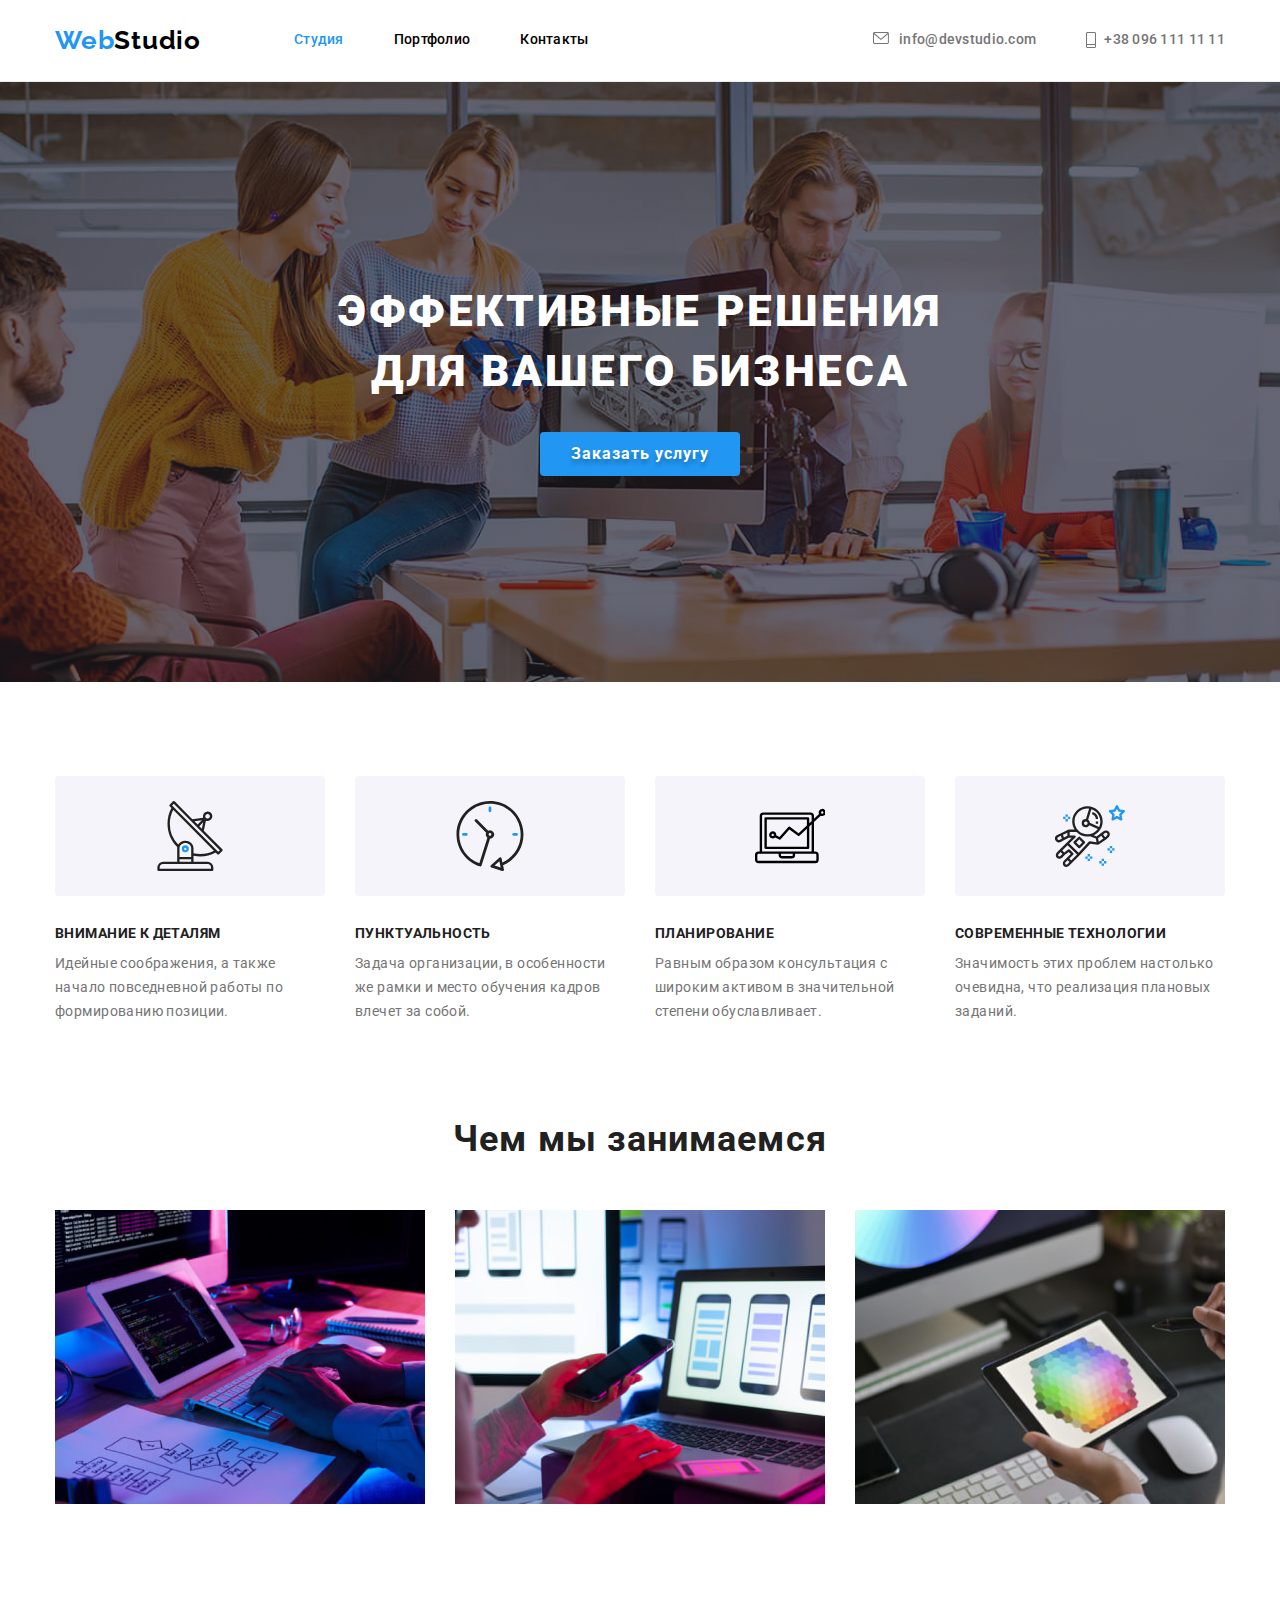
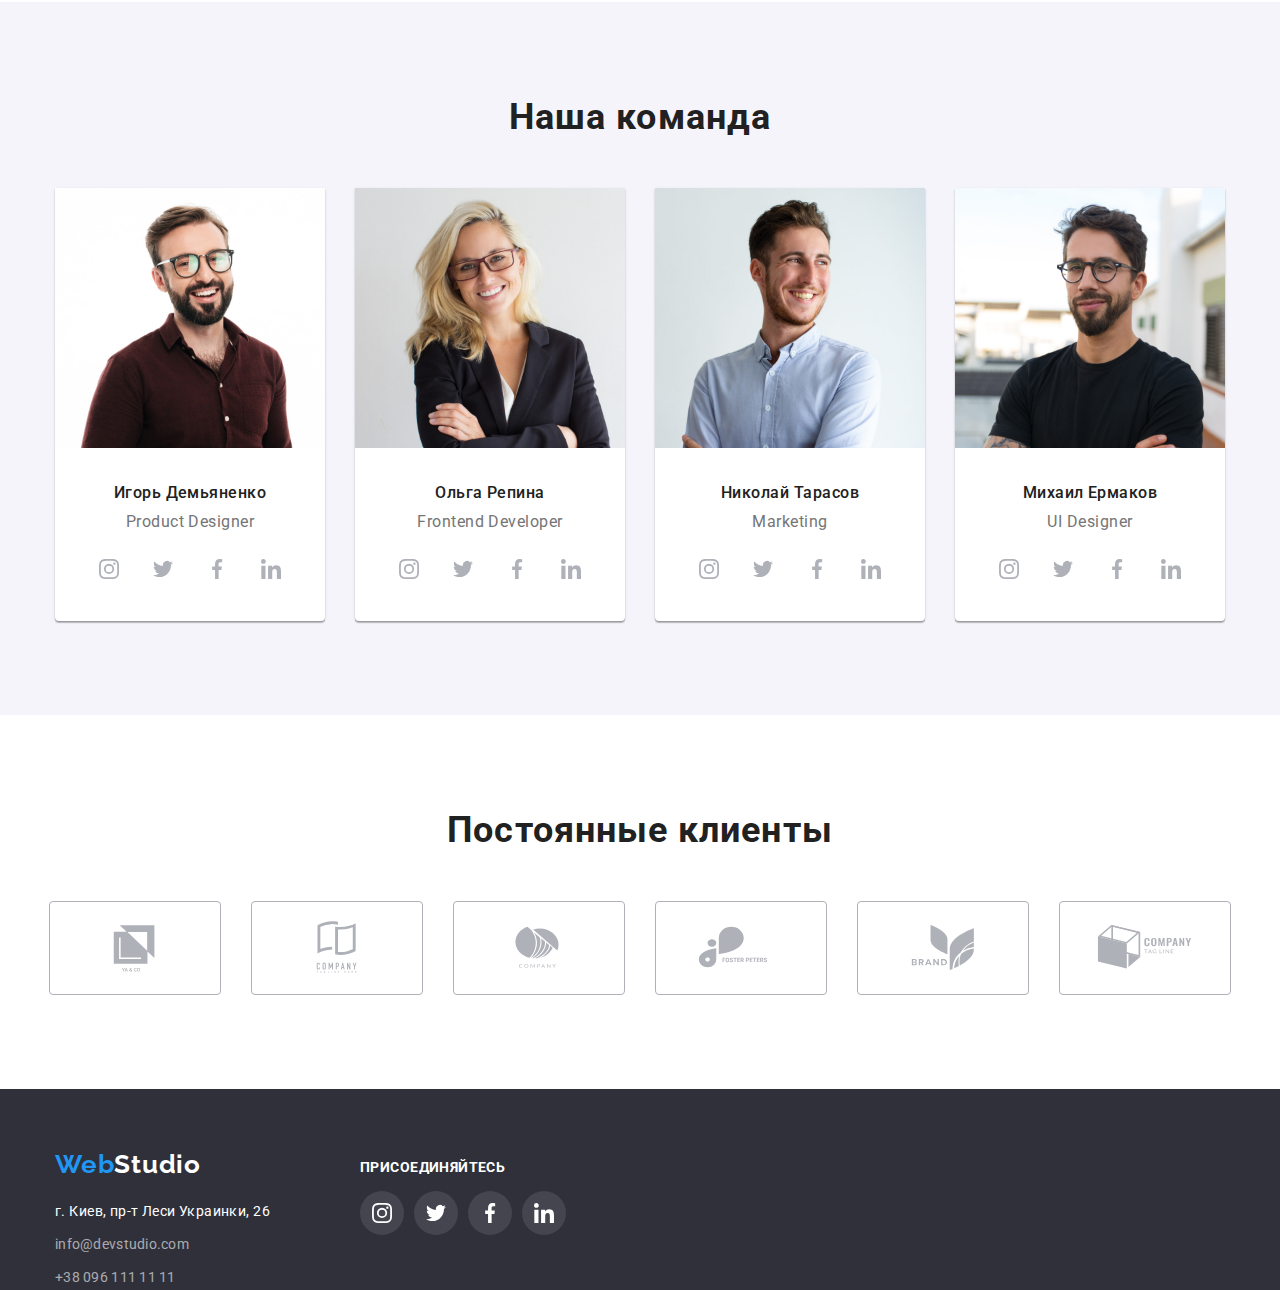
<file: index.html>
<!DOCTYPE html>
<html lang="ru">
  <head>
    <meta charset="UTF-8" />
    <meta http-equiv="X-UA-Compatible" content="IE=edge" />
    <meta name="viewport" content="width=device-width, initial-scale=1.0" />
    <title>Web Studio</title>
    <link
      rel="stylesheet"
      href="https://cdnjs.cloudflare.com/ajax/libs/modern-normalize/1.0.0/modern-normalize.min.css"
    />
    <link rel="preconnect" href="https://fonts.googleapis.com" />
    <link rel="preconnect" href="https://fonts.gstatic.com" crossorigin />
    <link
      href="https://fonts.googleapis.com/css2?family=Raleway:wght@700&family=Roboto:wght@400;500;700;900&display=swap"
      rel="stylesheet"
    />
    <link rel="stylesheet" href="./css/common.css" />
    <link rel="stylesheet" href="./css/styles.css" />
  </head>
  <body class="page">
    <!--Шапка-->

    <header class="page-header">
      <div class="header-container container">
        <nav class="main-nav">
          <a class="logo" href="./index.html">
            Web<span class="logo-color">Studio</span>
          </a>
          <ul class="header-nav list">
            <li class="item">
              <a class="link current" href="./index.html">Студия</a>
            </li>
            <li class="item">
              <a class="link" href="./portfolio.htm">Портфолио</a>
            </li>
            <li class="item">
              <a class="link" href="./contacts.htm">Контакты</a>
            </li>
          </ul>
        </nav>
        <ul class="list-address list">
          <li class="header-item item">
            <a class="mailto link" href="mailto:info@devstudio.com">
              <svg class="icon-envelope">
                <use href="./sprite.svg#icon-envelope"></use>
              </svg>
              info@devstudio.com</a
            >
          </li>
          <li class="header-item item">
            <a class="tel link" href="tel:380961111111">
              <svg class="icon-vector">
                <use href="./sprite.svg#icon-vector"></use>
              </svg>
              +38 096 111 11 11</a
            >
          </li>
        </ul>
      </div>
    </header>
    <main>
      <!--Hero-->

      <section class="hero-section">
        <div class="overlay">
          <div class="hero-container">
            <h1>Эффективные решения<br />для вашего бизнеса</h1>
            <button type="button" class="primary btn">Заказать услугу</button>
          </div>
        </div>
      </section>

      <!--Qualities-->
      <section class="section">
        <div class="container">
          <h2 class="hidden section-title">Наши качества</h2>
          <ul class="feature-list list">
            <li class="item">
              <div class="features">
                <svg class="feature-icon">
                  <use href="./sprite.svg#icon-antenna-1"></use>
                </svg>
              </div>
              <h3>Внимание к деталям</h3>
              <p>
                Идейные соображения, а также начало повседневной работы по
                формированию позиции.
              </p>
            </li>
            <li class="item">
              <div class="features">
                <svg class="feature-icon">
                  <use href="./sprite.svg#icon-clock-1"></use>
                </svg>
              </div>
              <h3>Пунктуальность</h3>
              <p>
                Задача организации, в особенности же рамки и место обучения
                кадров влечет за собой.
              </p>
            </li>
            <li class="item">
              <div class="features">
                <svg class="feature-icon">
                  <use href="./sprite.svg#icon-comp"></use>
                </svg>
              </div>
              <h3>Планирование</h3>
              <p>
                Равным образом консультация с широким активом в значительной
                степени обуславливает.
              </p>
            </li>
            <li class="item">
              <div class="features">
                <svg class="feature-icon">
                  <use href="./sprite.svg#icon-astronaut-1"></use>
                </svg>
              </div>
              <h3>Современные технологии</h3>
              <p>
                Значимость этих проблем настолько очевидна, что реализация
                плановых заданий.
              </p>
            </li>
          </ul>
        </div>
      </section>
      <!--Work process-->
      <section class="section no-padding">
        <div class="container">
          <h2 class="section-title">Чем мы занимаемся</h2>
          <ul class="list-pic list">
            <li class="item">
              <img
                class="work-process"
                src="./images/box1.jpg"
                alt="Рабочий процесс"
                width="370"
                height="294"
              />
            </li>
            <li class="item">
              <img
                class="work-process"
                src="./images/box2.jpg"
                alt="Веб-дизайн для смартфонов"
                width="370"
                height="294"
              />
            </li>
            <li class="item">
              <img
                class="work-process"
                src="./images/box3.jpg"
                alt="Веб-дизайн для планшетов"
                width="370"
                height="294"
              />
            </li>
          </ul>
        </div>
      </section>

      <!--Team-->
      <section class="section team">
        <div class="container team">
          <h2 class="section-title">Наша команда</h2>
          <ul class="team-list list">
            <li class="item">
              <img
                class="team-pic"
                src="./images/team-1.jpg"
                alt="Product Designer"
                width="270"
                height="260"
              />
              <div class="team-member">
                <h3>Игорь Демьяненко</h3>
                <p>Product Designer</p>
                <ul class="social-list list">
                  <li class="social-item">
                    <a
                      class="social-link link"
                      href=""
                      target="_blank"
                      rel="noopener noreferrer"
                      aria-label="иконка instagram"
                    >
                      <svg class="social-icon" width="20" height="20">
                        <use href="./sprite.svg#icon-instagram"></use>
                      </svg>
                    </a>
                  </li>
                  <li class="social-item">
                    <a
                      class="social-link link"
                      href=""
                      target="_blank"
                      rel="noopener noreferrer"
                      aria-label="иконка twitter"
                    >
                      <svg class="social-icon" width="20" height="20">
                        <use href="./sprite.svg#icon-twitter"></use>
                      </svg>
                    </a>
                  </li>
                  <li class="social-item">
                    <a
                      class="social-link link"
                      href=""
                      target="_blank"
                      rel="noopener noreferrer"
                      aria-label="иконка facebook"
                    >
                      <svg class="social-icon" width="20" height="20">
                        <use href="./sprite.svg#icon-facebook"></use>
                      </svg>
                    </a>
                  </li>
                  <li class="social-item">
                    <a
                      class="social-link link"
                      href=""
                      target="_blank"
                      rel="noopener noreferrer"
                      aria-label="иконка linkedin"
                    >
                      <svg class="social-icon" width="20" height="20">
                        <use href="./sprite.svg#icon-linkedin"></use>
                      </svg>
                    </a>
                  </li>
                </ul>
              </div>
            </li>
            <li class="item">
              <img
                class="team-pic"
                src="./images/team-2.jpg"
                alt="Frontend Developer"
                width="270"
                height="260"
              />
              <div class="team-member">
                <h3>Ольга Репина</h3>
                <p>Frontend Developer</p>
                <ul class="social-list list">
                  <li class="social-item">
                    <a
                      class="social-link link"
                      href=""
                      target="_blank"
                      rel="noopener noreferrer"
                      aria-label="иконка instagram"
                    >
                      <svg class="social-icon" width="20" height="20">
                        <use href="./sprite.svg#icon-instagram"></use>
                      </svg>
                    </a>
                  </li>
                  <li class="social-item">
                    <a
                      class="social-link link"
                      href=""
                      target="_blank"
                      rel="noopener noreferrer"
                      aria-label="иконка twitter"
                    >
                      <svg class="social-icon" width="20" height="20">
                        <use href="./sprite.svg#icon-twitter"></use>
                      </svg>
                    </a>
                  </li>
                  <li class="social-item">
                    <a
                      class="social-link link"
                      href=""
                      target="_blank"
                      rel="noopener noreferrer"
                      aria-label="иконка facebook"
                    >
                      <svg class="social-icon" width="20" height="20">
                        <use href="./sprite.svg#icon-facebook"></use>
                      </svg>
                    </a>
                  </li>
                  <li class="social-item">
                    <a
                      class="social-link link"
                      href=""
                      target="_blank"
                      rel="noopener noreferrer"
                      aria-label="иконка linkedin"
                    >
                      <svg class="social-icon" width="20" height="20">
                        <use href="./sprite.svg#icon-linkedin"></use>
                      </svg>
                    </a>
                  </li>
                </ul>
              </div>
            </li>
            <li class="item">
              <img
                class="team-pic"
                src="./images/team-3.jpg"
                alt="Marketing"
                width="270"
                height="260"
              />
              <div class="team-member">
                <h3>Николай Тарасов</h3>
                <p>Marketing</p>
                <ul class="social-list list">
                  <li class="social-item">
                    <a
                      class="social-link link"
                      href=""
                      target="_blank"
                      rel="noopener noreferrer"
                      aria-label="иконка instagram"
                    >
                      <svg class="social-icon" width="20" height="20">
                        <use href="./sprite.svg#icon-instagram"></use>
                      </svg>
                    </a>
                  </li>
                  <li class="social-item">
                    <a
                      class="social-link link"
                      href=""
                      target="_blank"
                      rel="noopener noreferrer"
                      aria-label="иконка twitter"
                    >
                      <svg class="social-icon" width="20" height="20">
                        <use href="./sprite.svg#icon-twitter"></use>
                      </svg>
                    </a>
                  </li>
                  <li class="social-item">
                    <a
                      class="social-link link"
                      href=""
                      target="_blank"
                      rel="noopener noreferrer"
                      aria-label="иконка facebook"
                    >
                      <svg class="social-icon" width="20" height="20">
                        <use href="./sprite.svg#icon-facebook"></use>
                      </svg>
                    </a>
                  </li>
                  <li class="social-item">
                    <a
                      class="social-link link"
                      href=""
                      target="_blank"
                      rel="noopener noreferrer"
                      aria-label="иконка linkedin"
                    >
                      <svg class="social-icon" width="20" height="20">
                        <use href="./sprite.svg#icon-linkedin"></use>
                      </svg>
                    </a>
                  </li>
                </ul>
              </div>
            </li>
            <li class="item">
              <img
                class="team-pic"
                src="./images/team-4.jpg"
                alt="UI Designer"
                width="270"
                height="260"
              />
              <div class="team-member">
                <h3>Михаил Ермаков</h3>
                <p>UI Designer</p>
                <ul class="social-list list">
                  <li class="social-item">
                    <a
                      class="social-link link"
                      href=""
                      target="_blank"
                      rel="noopener noreferrer"
                      aria-label="иконка instagram"
                    >
                      <svg class="social-icon" width="20" height="20">
                        <use href="./sprite.svg#icon-instagram"></use>
                      </svg>
                    </a>
                  </li>
                  <li class="social-item">
                    <a
                      class="social-link link"
                      href=""
                      target="_blank"
                      rel="noopener noreferrer"
                      aria-label="иконка twitter"
                    >
                      <svg class="social-icon" width="20" height="20">
                        <use href="./sprite.svg#icon-twitter"></use>
                      </svg>
                    </a>
                  </li>
                  <li class="social-item">
                    <a
                      class="social-link link"
                      href=""
                      target="_blank"
                      rel="noopener noreferrer"
                      aria-label="иконка facebook"
                    >
                      <svg class="social-icon" width="20" height="20">
                        <use href="./sprite.svg#icon-facebook"></use>
                      </svg>
                    </a>
                  </li>
                  <li class="social-item">
                    <a
                      class="social-link link"
                      href=""
                      target="_blank"
                      rel="noopener noreferrer"
                      aria-label="иконка linkedin"
                    >
                      <svg class="social-icon" width="20" height="20">
                        <use href="./sprite.svg#icon-linkedin"></use>
                      </svg>
                    </a>
                  </li>
                </ul>
              </div>
            </li>
          </ul>
        </div>
      </section>
      <section class="section clients">
        <div class="clients container">
          <h2 class="section-title">Постоянные клиенты</h2>
          <ul class="clients-list list">
            <li class="client-items">
              <a
                class="client-link"
                href=""
                target="_blank"
                rel="noopener noreferrer"
                aria-label="лого клиента"
                ><svg width="106" height="60">
                  <use href="./sprite.svg#icon-client-1"></use>
                </svg>
              </a>
            </li>
            <li class="client-items">
              <a
                class="client-link"
                href=""
                target="_blank"
                rel="noopener noreferrer"
                aria-label="лого клиента"
                ><svg width="106" height="60">
                  <use href="./sprite.svg#icon-client-2"></use></svg
              ></a>
            </li>
            <li class="client-items">
              <a
                class="client-link"
                href=""
                target="_blank"
                rel="noopener noreferrer"
                aria-label="лого клиента"
                ><svg width="106" height="60">
                  <use href="./sprite.svg#icon-client-3"></use></svg
              ></a>
            </li>
            <li class="client-items">
              <a
                class="client-link"
                href=""
                target="_blank"
                rel="noopener noreferrer"
                aria-label="лого клиента"
                ><svg width="106" height="60">
                  <use href="./sprite.svg#icon-client-4"></use></svg
              ></a>
            </li>
            <li class="client-items">
              <a
                class="client-link"
                href=""
                target="_blank"
                rel="noopener noreferrer"
                aria-label="лого клиента"
                ><svg width="106" height="60">
                  <use href="./sprite.svg#icon-client-5"></use></svg
              ></a>
            </li>
            <li class="client-items">
              <a
                class="client-link"
                href=""
                target="_blank"
                rel="noopener noreferrer"
                aria-label="лого клиента"
                ><svg width="106" height="60">
                  <use href="./sprite.svg#icon-client-6"></use></svg
              ></a>
            </li>
          </ul>
        </div>
      </section>
    </main>
    <!--Подвал-->
    <footer class="footer">
      <div class="footer-container">
        <div class="footer-logo">
          <a class="logo" href="./index.html">
            Web<span class="logo-color">Studio</span>
          </a>
          <address class="address">г. Киев, пр-т Леси Украинки, 26</address>
          <ul class="list-address list">
            <li class="contacts mail">
              <a class="mailto down" href="mailto:info@devstudio.com"
                >info@devstudio.com</a
              >
            </li>
            <li class="contacts tel">
              <a class="tel down" href="tel:380961111111">+38 096 111 11 11</a>
            </li>
          </ul>
        </div>
        <div class="socials-block">
          <p class="text">присоединяйтесь</p>
          <ul class="socials-footer list">
            <li class="social-footer-item">
              <a
                class="social-link-footer link"
                href=""
                target="_blank"
                rel="noopener noreferrer"
                aria-label="иконка instagram"
              >
                <svg class="social-icon" width="20" height="20">
                  <use href="./sprite.svg#icon-instagram"></use>
                </svg>
              </a>
            </li>
            <li class="social-item">
              <a
                class="social-link-footer link"
                href=""
                target="_blank"
                rel="noopener noreferrer"
                aria-label="иконка twitter"
              >
                <svg class="social-icon" width="20" height="20">
                  <use href="./sprite.svg#icon-twitter"></use>
                </svg>
              </a>
            </li>
            <li class="social-item">
              <a
                class="social-link-footer link"
                href=""
                target="_blank"
                rel="noopener noreferrer"
                aria-label="иконка facebook"
              >
                <svg class="social-icon" width="20" height="20">
                  <use href="./sprite.svg#icon-facebook"></use>
                </svg>
              </a>
            </li>
            <li class="social-item">
              <a
                class="social-link-footer link"
                href=""
                target="_blank"
                rel="noopener noreferrer"
                aria-label="иконка linkedin"
              >
                <svg class="social-icon" width="20" height="20">
                  <use href="./sprite.svg#icon-linkedin"></use>
                </svg>
              </a>
            </li>
          </ul>
        </div>
      </div>
    </footer>
  </body>
</html>
</file>
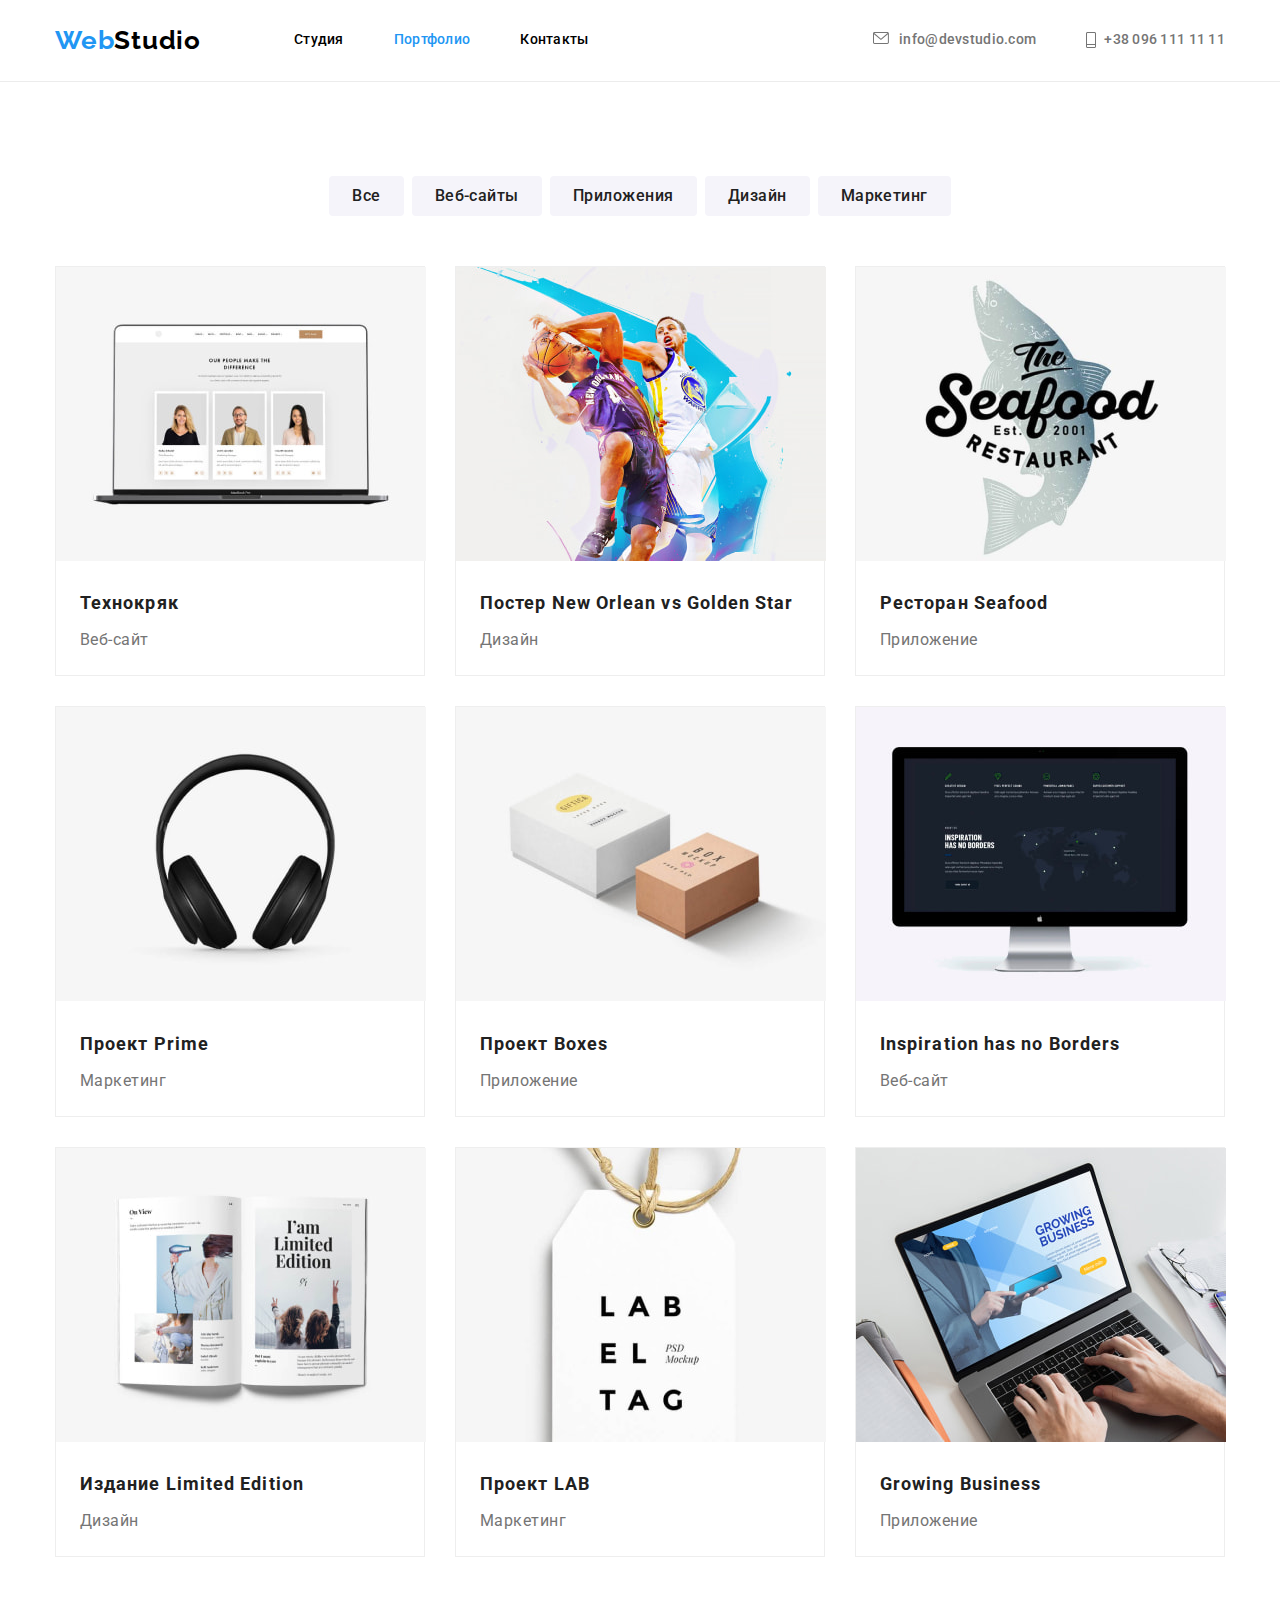
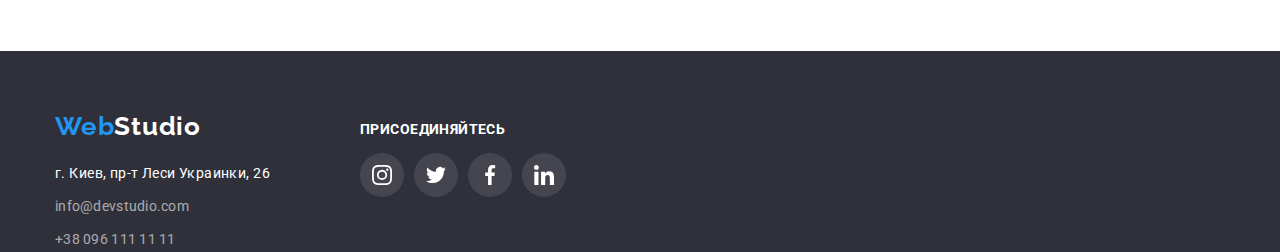
<file: portfolio.htm>
<!DOCTYPE html>
<html lang="en">
  <head>
    <meta charset="UTF-8" />
    <meta http-equiv="X-UA-Compatible" content="IE=edge" />
    <meta name="viewport" content="width=device-width, initial-scale=1.0" />
    <title>Portfolio</title>
    <link
      rel="stylesheet"
      href="https://cdnjs.cloudflare.com/ajax/libs/modern-normalize/1.0.0/modern-normalize.min.css"
    />
    <link rel="preconnect" href="https://fonts.googleapis.com" />
    <link rel="preconnect" href="https://fonts.gstatic.com" crossorigin />
    <link
      href="https://fonts.googleapis.com/css2?family=Raleway:wght@700&family=Roboto:wght@400;500;700;900&display=swap"
      rel="stylesheet"
    />
    <link rel="stylesheet" href="./css/common.css" />
    <link rel="stylesheet" href="./css/styles.css" />
  </head>
  <!--Шапка-->
  <body>
    <header class="page-header">
      <div class="header-container">
        <nav class="main-nav">
          <a class="logo" href="./index.html">
            Web<span class="logo-color">Studio</span>
          </a>
          <ul class="header-nav list">
            <li class="item">
              <a class="link" href="./index.html">Студия</a>
            </li>
            <li class="item">
              <a class="link current" href="./portfolio.htm">Портфолио</a>
            </li>
            <li class="item">
              <a class="link" href="./contacts.htm">Контакты</a>
            </li>
          </ul>
        </nav>
       <ul class="list-address list">
          <li class="item">
            <a class="mailto link" href="mailto:info@devstudio.com"
              ><svg class="icon-envelope">
                <use href="./sprite.svg#icon-envelope"></use>
              </svg>
              info@devstudio.com</a
            >
          </li>
          <li class="item"> 
            <a class="tel link" href="tel:380961111111">
              <svg class="icon-vector">
                <use href="./sprite.svg#icon-vector"></use>
              </svg>
              +38 096 111 11 11</a
            >
          </li>
        </ul>
      </div>
    </header>

    <!--Our works-->
    <main>
      <section>
        <div class="container">
          <ul class="filters list">
            <li class="item"><button type="button" class="btn">Все</button></li>
            <li class="item">
              <button type="button" class="btn">Веб-сайты</button>
            </li>
            <li class="item">
              <button type="button" class="btn">Приложения</button>
            </li>
            <li class="item">
              <button type="button" class="btn">Дизайн</button>
            </li>
            <li class="item">
              <button type="button" class="btn">Маркетинг</button>
            </li>
          </ul>
        </div>
        <div class="container">
          <h1 class="our-wokrs hidden">Наши работы</h1>

          <ul class="work-list list">
            <li class="flex-element">
              <img
                src="./images/work-1.jpg"
                alt="Технокряк"
                class="work-pic"
                width="370"
                height="294"
              />
              <div class="element-discription">
                <h2 class="work-title">Технокряк</h2>
                <p class="type-work web">Веб-сайт</p>
              </div>
            </li>
            <li class="flex-element">
              <img
                src="./images/work-2.jpg"
                alt="Постер New Orlean vs Golden Star"
                class="work-pic"
                width="370"
                height="294"
              />
              <div class="element-discription">
                <h2 class="work-title">Постер New Orlean vs Golden Star</h2>
                <p class="type-work design">Дизайн</p>
              </div>
            </li>
            <li class="flex-element">
              <img
                src="./images/work-3.jpg"
                alt="Ресторан Seafood"
                class="work-pic"
                width="370"
                height="294"
              />
              <div class="element-discription">
                <h2 class="work-title">Ресторан Seafood</h2>
                <p class="type-work app">Приложение</p>
              </div>
            </li>
            <li class="flex-element">
              <img
                src="./images/work-4.jpg"
                alt="Проект Prime"
                class="work-pic"
                width="370"
                height="294"
              />
              <div class="element-discription">
                <h2 class="work-title">Проект Prime</h2>
                <p class="type-work marketing">Маркетинг</p>
              </div>
            </li>
            <li class="flex-element">
              <img
                src="./images/work-5.jpg"
                alt="Проект Boxes"
                class="work-pic"
                width="370"
                height="294"
              />
              <div class="element-discription">
                <h2 class="work-title">Проект Boxes</h2>
                <p class="type-work app">Приложение</p>
              </div>
            </li>
            <li class="flex-element">
              <img
                src="./images/work-6.jpg"
                alt="Inspiration has no Borders"
                class="work-pic"
                width="370"
                height="294"
              />
              <div class="element-discription">
                <h2 class="work-title">Inspiration has no Borders</h2>
                <p class="type-work web">Веб-сайт</p>
              </div>
            </li>
            <li class="flex-element">
              <img
                src="./images/work-7.jpg"
                alt="Издание Limited Edition"
                class="work-pic"
                width="370"
                height="294"
              />
              <div class="element-discription">
                <h2 class="work-title">Издание Limited Edition</h2>
                <p class="type-work design">Дизайн</p>
              </div>
            </li>
            <li class="flex-element">
              <img
                src="./images/work-8.jpg"
                alt="Проект LAB"
                class="work-pic"
                width="370"
                height="294"
              />
              <div class="element-discription">
                <h2 class="work-title">Проект LAB</h2>
                <p class="type-work marketing">Маркетинг</p>
              </div>
            </li>
            <li class="flex-element">
              <img
                src="./images/work-9.jpg"
                alt="Growing Business"
                class="work-pic"
                width="370"
                height="294"
              />
              <div class="element-discription">
                <h2 class="work-title">Growing Business</h2>
                <p class="type-work app">Приложение</p>
              </div>
            </li>
          </ul>
        </div>
      </section>
    </main>
    <!--Подвал-->
    <footer class="footer">
      <div class="footer-container">
        <div class="footer-logo">
        <a class="logo" href="./index.html">
          Web<span class="logo-color">Studio</span>
        </a>
        <address class="address">г. Киев, пр-т Леси Украинки, 26</address>
        <ul class="list-address list">
          <li class="contacts mail">
            <a class="mailto down" href="mailto:info@devstudio.com"
              >info@devstudio.com</a
            >
          </li>
          <li class="contacts tel">
            <a class="tel down" href="tel:380961111111">+38 096 111 11 11</a>
          </li>
        </ul>
        </div>
        <div class="socials-block">
          <p class="text">присоединяйтесь</p>
          <ul class="socials-footer list">
            <li class="social-footer-item">
              <a
                class="social-link-footer link"
                href=""
                target="_blank"
                rel="noopener noreferrer"
                aria-label="иконка instagram"
              >
                <svg class="social-icon" width="20" height="20">
                  <use href="./sprite.svg#icon-instagram"></use>
                </svg>
              </a>
            </li>
            <li class="social-item">
              <a
                class="social-link-footer link"
                href=""
                target="_blank"
                rel="noopener noreferrer"
                aria-label="иконка twitter"
              >
                <svg class="social-icon" width="20" height="20">
                  <use href="./sprite.svg#icon-twitter"></use>
                </svg>
              </a>
            </li>
            <li class="social-item">
              <a
                class="social-link-footer link"
                href=""
                target="_blank"
                rel="noopener noreferrer"
                aria-label="иконка facebook"
              >
                <svg class="social-icon" width="20" height="20">
                  <use href="./sprite.svg#icon-facebook"></use>
                </svg>
              </a>
            </li>
            <li class="social-item">
              <a
                class="social-link-footer link"
                href=""
                target="_blank"
                rel="noopener noreferrer"
                aria-label="иконка linkedin"
              >
                <svg class="social-icon" width="20" height="20">
                  <use href="./sprite.svg#icon-linkedin"></use>
                </svg>
              </a>
            </li>
          </ul>
        </div>
      </div>
    </footer>
  </body>
</html>
</file>
<file: css/common.css>
:root {
  --primary-text-color: #212121;
  --secondary-text-color: #757575;
  --accent-color: #2196f3;
  --white-color: #ffffff;
  --black-color: #000000;
  --secondary-bgc: #2f303a;
}

/*
    color: #2F303A темно серый фон
    #ECECEC -сероватый фон
    #212121 - почти черный текст
    #000000 - чисто черный
    #2196F3 синий акцент
    #757575 - срене сперый
    #FFFFFF - белый

*/

body {
  background-color: var(--white-color);
  color: var(--primary-text-color);
  font-family: "Roboto", sans-serif;
}

.list {
  margin-top: 0;
  margin-bottom: 0;

  list-style: none;
}
h1,
h2,
h3,
p,
ul {
  margin: 0;
  padding: 0;
}

/* Header */
.page-header {
  background-color: var(--white-color);
  border-bottom: 1px solid #ececec;
}
.header-container {
  margin-left: auto;
  margin-right: auto;

  padding-left: 15px;
  padding-right: 15px;
  width: 1200px;

  justify-content: space-between;
  display: flex;
}

.main-nav {
  display: flex;
}

.page-header .logo {
  margin-top: 25px;
  margin-bottom: 25px;
  margin-right: 93px;

  color: var(--accent-color);
  text-decoration: none;
  font-weight: 700;
  font-family: "Raleway", sans-serif;
  font-size: 26px;
  line-height: 1.19;
  letter-spacing: 0.03em;
}

.logo-color {
  color: var(--black-color);
}

.header-nav.list {
  display: flex;
  align-items: center;
  margin-bottom: 0;
  margin-top: 0;

  font-style: normal;
  font-weight: 500;
  font-size: 14px;
  line-height: 1.14;
  letter-spacing: 0.02em;

  color: var(--primary-text-color);
}
.header-nav.list .item + .item {
  margin-left: 50px;
}
.list-address.list.list .item + .item {
  margin-left: 50px;
}

.header-nav .link {
  display: block;
  padding-top: 32px;
  padding-bottom: 32px;

  color: var(--black-color);
  text-decoration: none;
}

.header-nav .link.current {
  color: var(--accent-color);
}
.list-address.list {
  display: flex;
  align-items: center;
  padding-left: 0;
}
.header .list-address.list {
  padding-left: 50px;
}
.list-address.list .item {
  display: block;
  padding-top: 32px;
  padding-bottom: 32px;
}
.mailto,
.tel {
  margin-top: 0;
  margin-bottom: 0;
  /* padding-top: 20px;padding-bottom: 20px; */

  font-weight: 500;
  font-size: 14px;
  line-height: 1.14;
  letter-spacing: 0.02em;

  text-decoration: none;

  color: var(--secondary-text-color);
}
/* icons contacts */

.list-adress.item {
  display: flex;
}

.mailto,
.tel {
  display: flex;
  fill: #757575;
}

.icon-envelope{
  width: 16px;
  height: 12px;
  
  margin-right: 10px;
}

.icon-vector {
  width: 10px;
  height: 16px;
  margin-right: 8px;
}


.mailto:hover,
.mailto:focus,
.tel:hover,
.tel:focus {
  fill: var(--accent-color);
}

/* Footer */

.footer {
  background-color: var(--secondary-bgc);
}
.footer .logo-color {
  color: var(--white-color);
}
.address {
  color: var(--white-color);
  font-style: normal;
  font-size: 14px;
  line-height: 1.71;
  letter-spacing: 0.03em;
}

.mailto.down,
.tel.down {
  font-weight: 400;
  font-size: 14px;
  line-height: 1.71;

  color: rgba(255, 255, 255, 0.6);
}
.header-nav .link:hover,
.header-nav .link:focus,
.mailto:focus,
.mailto:hover,
.tel:hover,
.tel:focus,
.list-address:hover,
.list-address:focus {
  color: var(--accent-color);
}

.footer {
  padding-top: 60px;
  padding-bottom: 0px;
  display: flex;
}
.footer-container {
  display: flex;
  margin: 0 auto;
  margin-left: auto;
  margin-right: auto;

  padding-left: 15px;
  padding-right: 15px;
  width: 1200px;
}
.footer .logo {
  margin-bottom: 20px;
  display: block;
  color: var(--accent-color);
  text-decoration: none;
  font-weight: 700;
  font-family: "Raleway", sans-serif;
  font-size: 26px;
  line-height: 1.19;
  letter-spacing: 0.03em;
}

.footer .list-address.list {
  display: block;
}
.address {
  margin-bottom: 9px;
}
.contacts.mail {
  margin-bottom: 9px;
}
.socials-block {
  padding-top: 10px;
  padding-left: 90px;
}

.socials-block .text {
  display: block;
  text-transform: uppercase;
  color: #ffffff;
  font-weight: 700;
  font-size: 14px;
  line-height: 16px;
  letter-spacing: 0.03em;
}
.socials-footer {
  display: flex;
  padding-right: 0;
  padding-left: 0;
  padding-top: 16px;
  justify-content: center;
}

.social-footer-item:not(:last-child) {
  margin-right: 10px;
}
.social-link-footer {
  display: flex;
  width: 44px;
  height: 44px;
  border-radius: 50%;
  align-items: center;
  justify-content: center;
  fill: #FFFFFF;
  background-color: rgba(255, 255, 255, 10%);
}

.social-link-footer:hover,
.social-link-footer:focus {
  background-color: var(--accent-color);
  fill: white;
}
</file>
<file: css/styles.css>
/* colors for check

 .section:nth-child(odd) {
  background-color: lightgrey;
}
.section:nth-child(even) {
  background-color: teal;
}
.section {
  outline: 1px solid tomato;
}
.container {
  outline: 1px solid tomato;
}

.section-title {
  outline: 1px solid tomato;
}
.contacts {
  outline: 1px solid tomato;
}
.header-container {
  outline: 1px solid tomato;
}
.footer .container,
.header-nav.list > li {
  outline: 1px solid tomato;
}
.header-nav.list .item {
  background-color: tomato;
}
.list-address.list .link {
  background-color: tomato;
}
.flex-element {
  
  background-color: tomato;
  outline: 1px solid tomato;
} 
.features {

  outline: 1px solid blue;
}
.feature-icon {

  outline: 1px solid red;
}
.clients-list {
outline: 1px solid red;
}
.client-link {
outline: 1px solid red;}

.clients-list {

outline: 1px solid red;

}
.overlay {outline: 1px solid tomato; }
.client-link {
outline: 1px solid red;}  

.socials-block .text {
  outline: 1px solid yellow;
}
.socials-footer {
  
  outline: 1px solid blue;
} */



/* Hero */

.overlay {
  max-width: 1600px;
  height: 600px;
  margin-left: auto;
  margin-right: auto;
  background:
      linear-gradient(to right, rgba(47, 48, 58, .4), rgba(47, 48, 58, .4)),
      url(../images/head.png);
  background-position: center;
  background-size: cover;
  padding-left: 15px;
  padding-right: 15px;
}

.hero-section {
  padding-top: 0px;
  padding-bottom: 0px;

  background-color: var(--secondary-bgc);

  text-align: center;
}
.hero-container {
  margin-left: auto;
  margin-right: auto;
  padding-left: 15px;
  padding-right: 15px;
  width: 1200px;
}

.hero-section h1 {
  padding-top: 200px;

  margin-bottom: 30px;

  font-weight: 900;
  font-size: 44px;
  line-height: 1.36;
  letter-spacing: 0.06em;
  text-transform: uppercase;

  color: var(--white-color);
}

.section {
  padding-top: 94px;
  padding-bottom: 94px;
}

.section.no-padding {
  padding-top: 0;
}
.container {
  margin-left: auto;
  margin-right: auto;
  padding-left: 15px;
  padding-right: 15px;
  width: 1200px;
}

/* Button */

.primary.btn {
  display: inline-block;

  padding-top: 10px 32px;

  border-radius: 4px;
  text-shadow: 0px 4px 4px rgba(0, 0, 0, 0.25);
  min-width: 200px;
  border: 1px solid transparent;

  background-color: var(--accent-color);
  color: var(--white-color);
  cursor: pointer;

  font-weight: 700;
  font-size: 16px;
  line-height: 1.88;
  letter-spacing: 0.06em;
}

.btn {
  display: inline-block;
  padding: 6px 22px;
  border-radius: 4px;
  border: 1px solid transparent;
  margin-right: 0;

  background-color: #f5f4fa;
  color: var(--primary-text-color);
  font-family: "Roboto";
  font-weight: 500;
  font-size: 16px;
  line-height: 1.62;
  text-align: center;
  letter-spacing: 0.03em;
}
.filters.list li.item:nth-child(-n + 4) {
  margin-right: 8px;
}

.btn:hover,
.btn:focus {
  background-color: var(--accent-color);
  color: var(--white-color);
  cursor: pointer;
}

/* Sections */

.hidden {
  display: none;
}

.section-title {
  margin-top: 0;
  margin-bottom: 0;

  font-weight: 700;
  font-size: 36px;
  line-height: 1.17;
  text-align: center;
  letter-spacing: 0.03em;

  color: var(--primary-text-color);
}
/* Qualities */

.features {
  display: flex;
  height: 120px;
  width: 270px;
  background-color: #f5f4fa;
  /* background-size: contain; 
  background-repeat: no-repeat;
  background-position: center; */
  justify-content: center;
  align-items: center;
  border-radius:4px;
  /* box-shadow: 0px 2px 4px #787373; */
}
.feature-icon {
  /* display: inline-block; */
  height: 70px;
  width: 70px;
  background-color: #f5f4fa;

  /* background-size: contain; 
  background-repeat: no-repeat;
  background-position: center;  */
}

/* .feature-list .icon::before {
  content: '';
  display: inline-block;
  height: 120px;
  width: 270px;
  background-color: #F5F4FA;
  /* outline: 1px solid red; 
  background-size: 70px;
  background-repeat: no-repeat;
  background-position: center;

  ;
}
.icon-antenna::before {background-image: url(../images/antenna-1.svg);}
.icon-clock::before {ackground-image: url(../images/clock-1.svg);}
.icon-vector::before {
  background-image: url(../images/comp.svg);
}
.icon-astronaut::before {
  background-image: url(../images/astronaut-1.svg);
} */

.container h2 {
  margin-top: 0;
  margin-bottom: 50px;
}

.list h3 {
  margin-top: 0;
  margin-bottom: 10px;

  font-weight: 700;
  font-size: 14px;
  line-height: 1.14;
  letter-spacing: 0.03em;
  text-transform: capitalize;

  color: var(--primary-text-color);
}
.feature-list.list h3 {
  text-transform: uppercase;
  margin-top: 30px;
}

.feature-list {
  display: flex;
  padding-left: 0;
}

.feature-list .item {
  width: 270px;
  margin-right: 30px;
}
.feature-list .item:nth-child(4n) {
  margin-right: 0;
}

.feature-list p {
  margin-top: 0;
  margin-bottom: 0;

  font-size: 14px;
  line-height: 1.71;
  letter-spacing: 0.03em;
  color: var(--secondary-text-color);
}

/* Work process */

.list-pic {
  display: flex;
  padding-left: 0;
  padding-right: 0;
  justify-content: space-between;
}

.list-pic .item {
  margin-right: 30px;
}
.list-pic .item:last-child {
  margin-right: 0;
}

/* Team */

.section.team {
  background-color: #f5f4fa;
}
.team-list {
  display: flex;
  padding-left: 0;
  padding-right: 0;
  justify-content: space-around;
}
.team-list .item:nth-child(4n) {
  margin-right: 0;
}
.team-list .item {
  margin-right: 30px;
}

.team-list h3 {
  font-weight: 500;
  font-size: 16px;
  line-height: 1.19;
  text-align: center;
  letter-spacing: 0.03em;

  color: var(--primary-text-color);
}
.team-list .item {
  background-color: var(--white-color);
  box-shadow: 0px 1px 3px rgba(0, 0, 0, 0.12), 0px 1px 1px rgba(0, 0, 0, 0.14),
    0px 2px 1px rgba(0, 0, 0, 0.2);
  border-radius: 0px 0px 4px 4px;
}

.team-list p {
  font-style: normal;
  font-size: 16px;
  line-height: 1.19;

  text-align: center;
  letter-spacing: 0.03em;

  color: var(--secondary-text-color);
}
.team-member {
  padding-top: 30px;
  padding-bottom: 30px;
}

/* Team icon */
.social-list {
  display: flex;
  padding-right: 32px;
  padding-left: 32px;
  /* padding-bottom: 30px;  */
  padding-top: 16px;
  justify-content: center;
}


.social-item:not(:last-child) {
  margin-right: 10px;
}
.social-link {
  display: flex;
  width: 44px;
  height: 44px;
  border-radius: 50%;
  align-items: center;
  justify-content: center;

  background-color: transparent;
  fill: #afb1b8;
}
.social-link:hover,
.social-link:focus {
  background-color: var(--accent-color);
  fill: white;
}
/* Clients */

.clients-list {
  display: flex;
  justify-content: center;
  
}
.client-link {
  display: flex;

  width: 170px;
  height: 92px;
  justify-content: center;
  align-items: center;
  fill: #afb1b8;
}
.client-items {
  border: 1px solid #AFB1B8;
  border-radius: 4px;
}

.client-items:not(:last-child) {
  margin-right: 30px;
}
.client-items:hover,
.client-items:focus {
  border: 1px solid var(--accent-color);
}
.client-link:hover,
.client-link:focus {
  fill: var(--accent-color);
}

/*  Our works Portfolio */
section {
  padding-top: 94px;
  padding-bottom: 94px;
}

.work-container {
  width: 1200px;
  padding-left: 15px;
  padding-right: 15px;
}
.filters {
  margin-bottom: 50px;
  display: flex;
  justify-content: center;
  cursor: pointer;
}

.element-discription {
  padding-top: 20px;
  padding-bottom: 20px;
  padding-right: 24px;
  padding-left: 24px;
}
.work-list {
  display: flex;
  flex-wrap: wrap;

  padding-left: 0;
  padding-right: 0;
}

/* .work-container ul {
    
   padding-inline-start: 0px;} */

.work-list .work-title {
  margin-bottom: 4px;

  font-weight: 700;
  font-size: 18px;
  line-height: 2;

  letter-spacing: 0.06em;

  color: var(--primary-text-color);
}

.work-list .type-work {
  font-family: "Roboto";
  font-style: normal;
  font-weight: 400;
  font-size: 16px;
  line-height: 1.88;

  letter-spacing: 0.03em;

  color: var(--secondary-text-color);
}
.work-container {
  width: 1200px;

  margin-left: auto;
  margin-right: auto;
}
.flex-element {
  width: 370px;
  margin-right: 30px;
  margin-bottom: 30px;

  background: var(--white-color);
  border: 1px solid #eeeeee;
  box-sizing: border-box;
 
}
.flex-element:hover,
.flex-element:focus {
 box-shadow: 0px 4px 5px 0px #ada8a8,
 2px 0px 5px 0px #d9d5d5;

 cursor: pointer;
}

.flex-element:nth-child(3n) {
  margin-right: 0;
}

.flex-element:nth-last-child(-n + 3) {
  margin-bottom: 0;
}

.filters .btn:hover,
.filters .btn:focus {
  background-color: var(--accent-color);
  color: var(--white-color);
  cursor: pointer;
  box-shadow: 0px 2px 2px grey;
}
</file>
